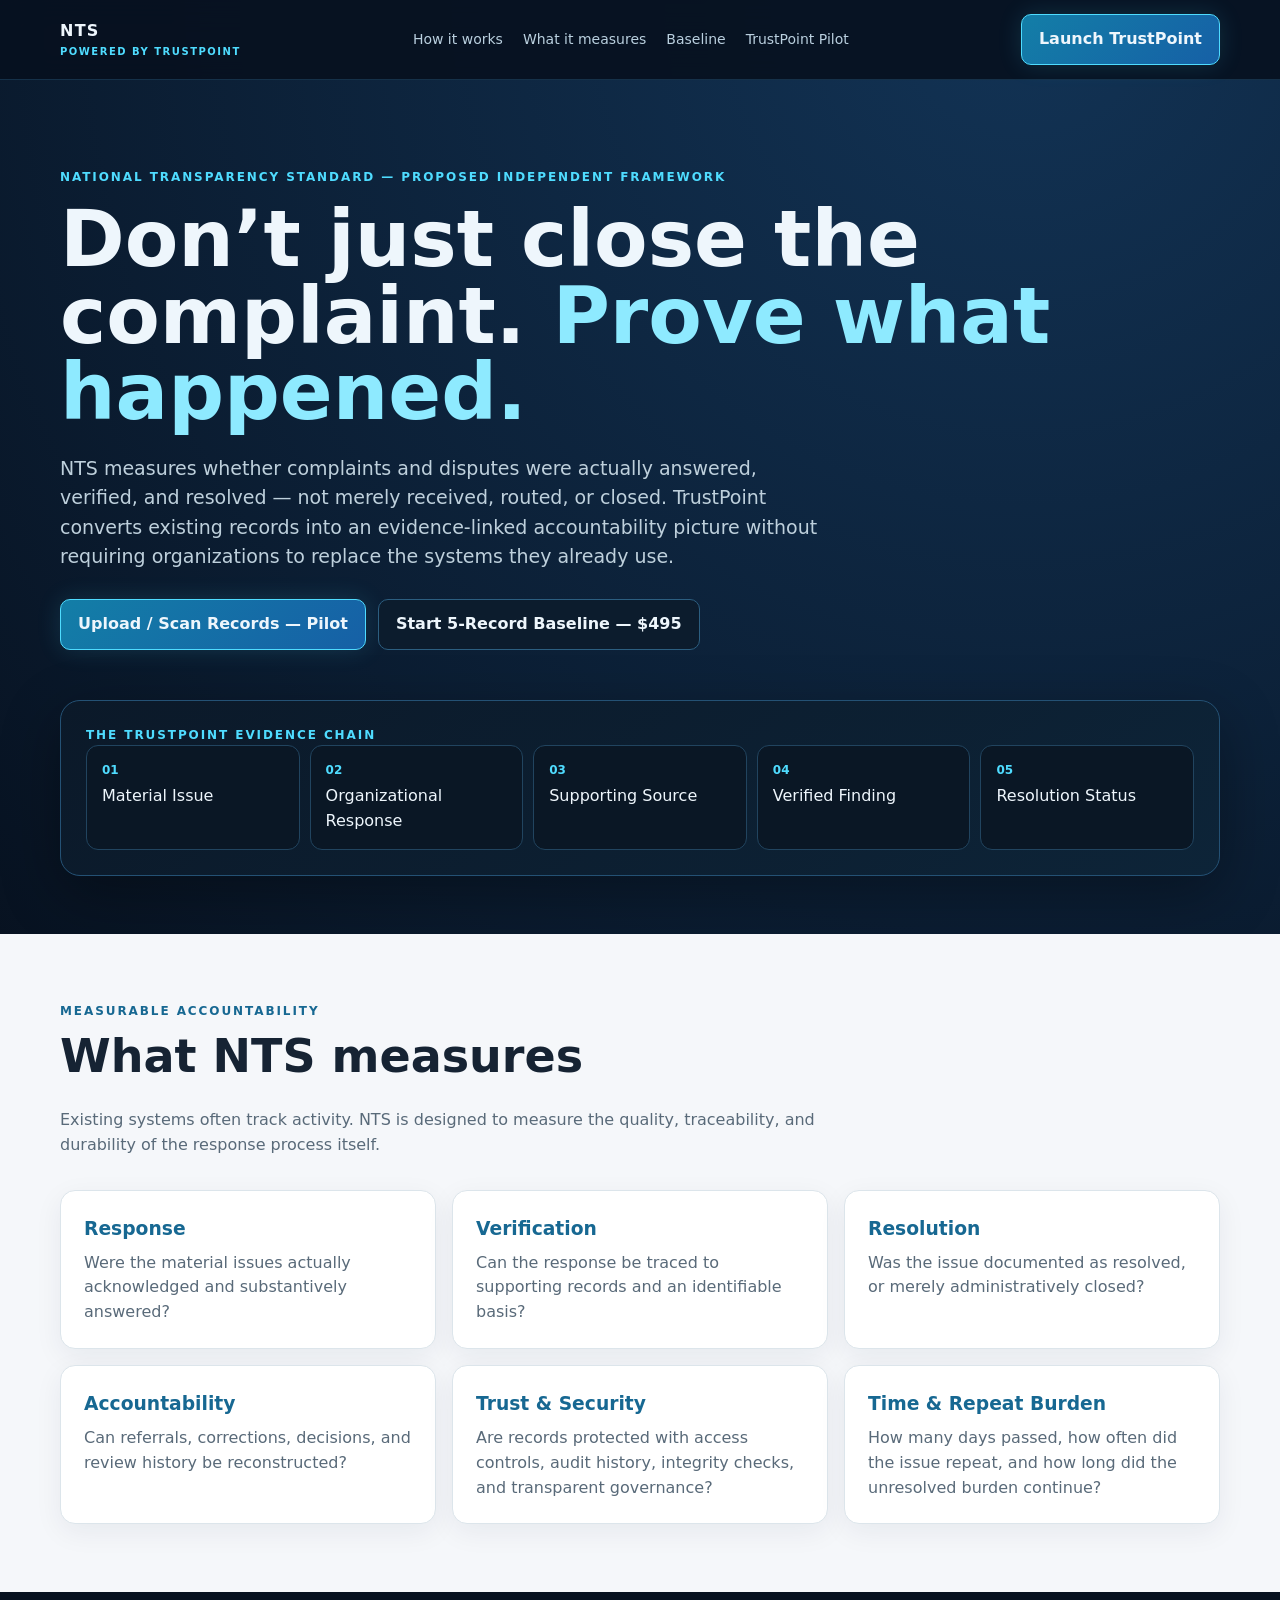
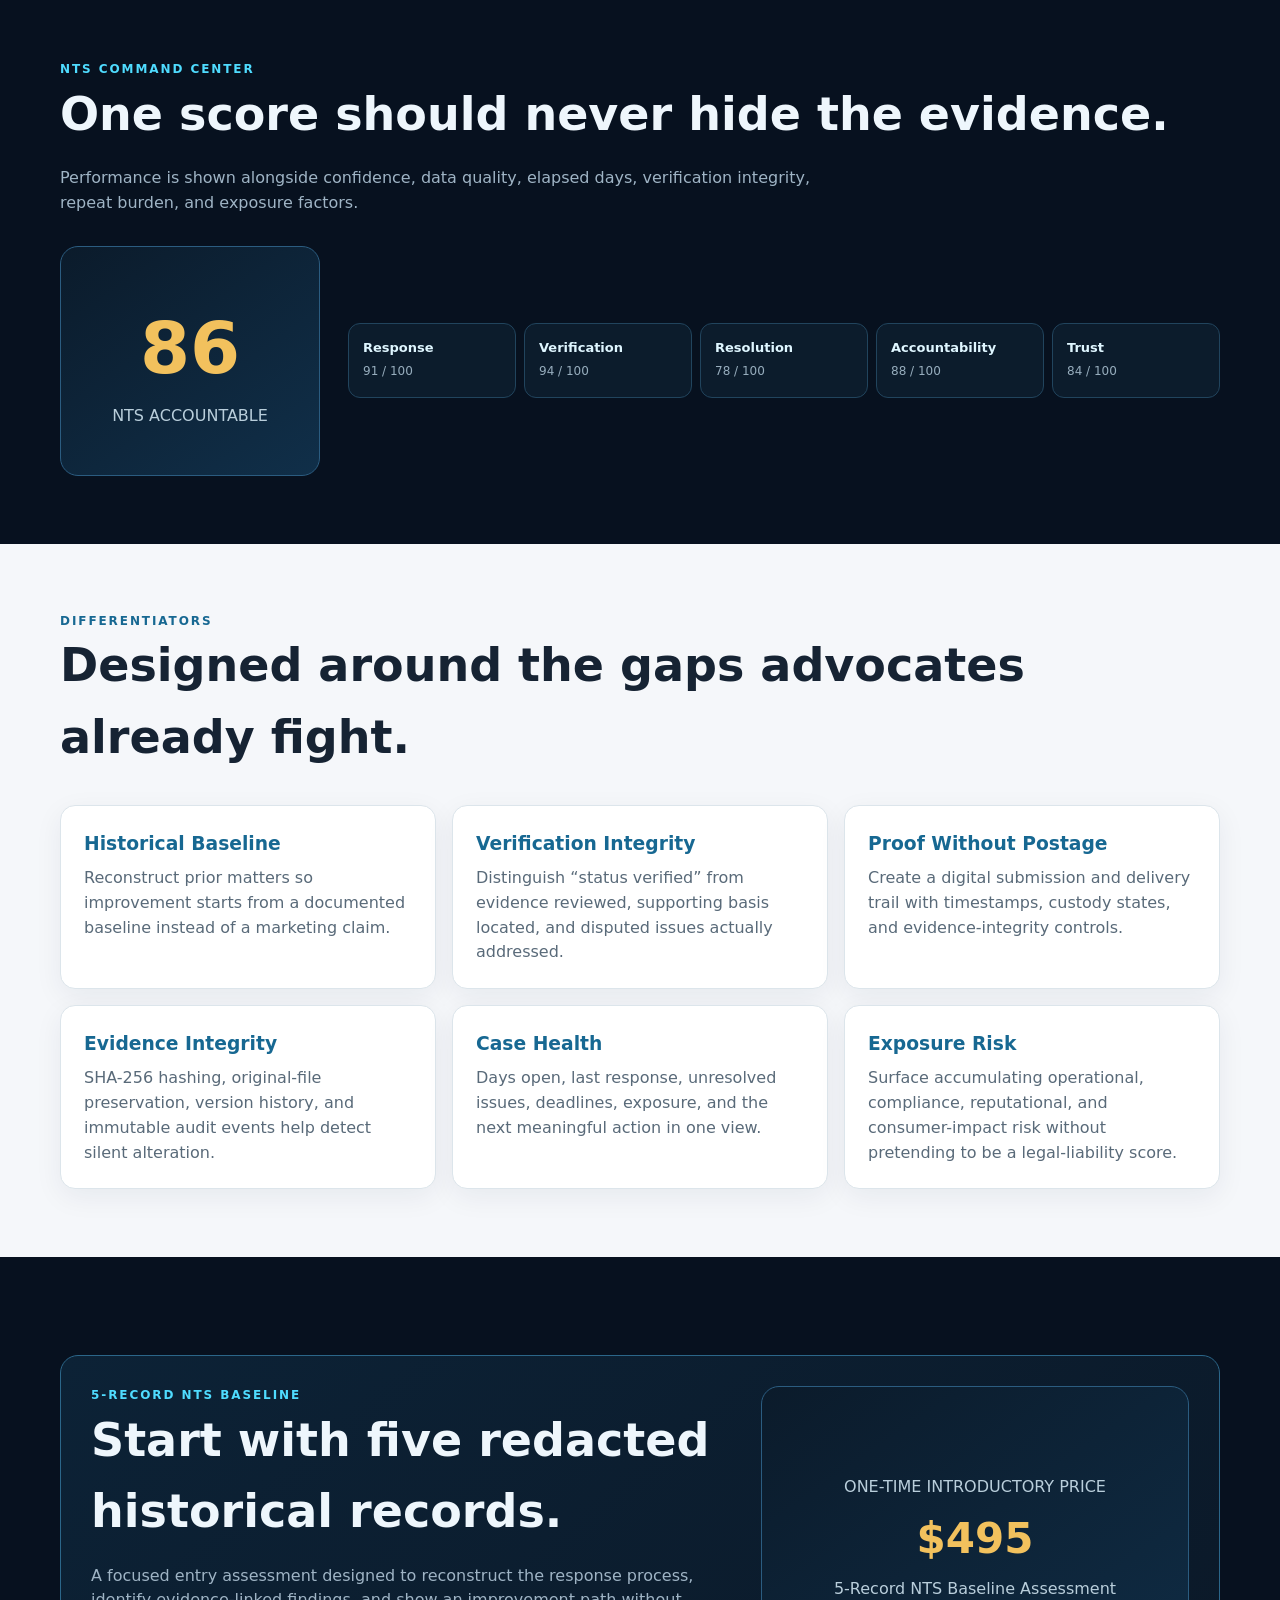
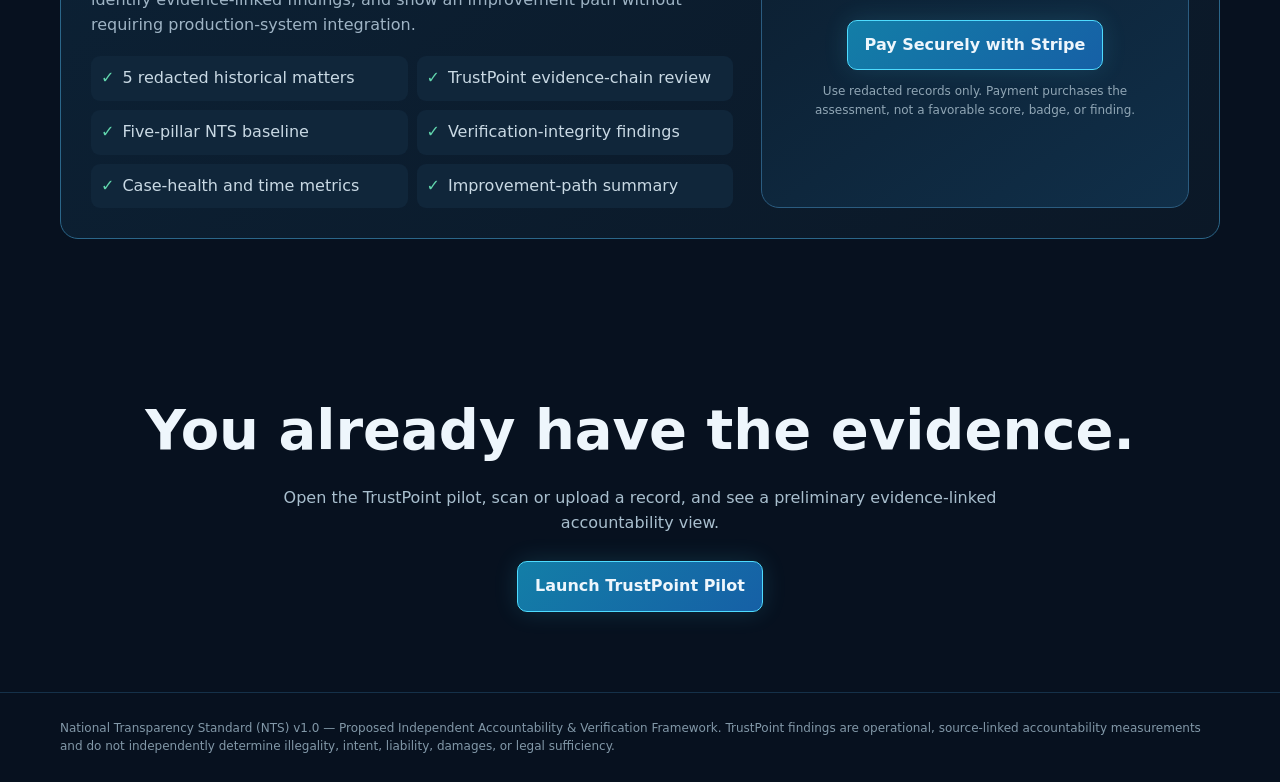
<file: index.html>
<!doctype html>
<html lang="en">
<head>
<!-- Google tag (gtag.js) -->
<script async src="https://www.googletagmanager.com/gtag/js?id=G-NB4N81S619"></script>
<script>
  window.dataLayer = window.dataLayer || [];
  function gtag(){dataLayer.push(arguments);}
  gtag('js', new Date());
  gtag('config', 'G-NB4N81S619');
</script>
<meta charset="utf-8">
<meta name="viewport" content="width=device-width,initial-scale=1">
<title>National Transparency Standard | Powered by TrustPoint</title>
<meta name="description" content="NTS measures whether complaints and disputes were actually answered, verified, and resolved — not merely received, routed, or closed.">
<style>
:root{--bg:#07111f;--panel:#0d1c2d;--line:#1f3c56;--text:#eef6fc;--muted:#9fb4c5;--cyan:#4fdcff;--gold:#f2c15d;--green:#62d7ae;--cream:#f5f7fa;--ink:#162333}*{box-sizing:border-box}html{scroll-behavior:smooth}body{margin:0;font-family:Inter,ui-sans-serif,system-ui,-apple-system,Segoe UI,Roboto,Arial;background:radial-gradient(circle at 80% 0,#123355 0,transparent 35%),var(--bg);color:var(--text);line-height:1.55}a{color:inherit;text-decoration:none}.wrap{width:min(1160px,92%);margin:auto}nav{position:sticky;top:0;z-index:20;backdrop-filter:blur(15px);background:#07111fe8;border-bottom:1px solid #153149}nav .wrap{display:flex;align-items:center;justify-content:space-between;padding:14px 0}.brand{font-weight:800;letter-spacing:.08em}.brand small{display:block;color:var(--cyan);font-size:10px;letter-spacing:.15em}.navlinks{display:flex;gap:20px;color:#bad0df;font-size:14px}.btn{display:inline-block;border-radius:10px;padding:12px 17px;font-weight:750;border:1px solid #2c5e80}.btn.primary{background:linear-gradient(135deg,#137ea7,#1660a6);border-color:#4fdcff;box-shadow:0 0 25px #4fdcff24}.btn.ghost{background:#0c1c2d}.hero{padding:88px 0 58px}.eyebrow{color:var(--cyan);font-weight:800;letter-spacing:.16em;font-size:12px}.hero h1{font-size:clamp(42px,7vw,78px);line-height:.98;margin:15px 0 23px;max-width:1000px}.hero h1 span{color:#8eeaff}.hero p{max-width:760px;color:#bed0dc;font-size:19px}.actions{display:flex;gap:12px;flex-wrap:wrap;margin-top:28px}.proof{margin-top:50px;border:1px solid #245174;background:linear-gradient(145deg,#0b1929,#0d2438);border-radius:20px;padding:25px;box-shadow:0 18px 60px #0005}.proofgrid{display:grid;grid-template-columns:repeat(5,1fr);gap:10px}.step{border:1px solid #21445f;border-radius:12px;padding:15px;background:#0a1725}.step b{display:block;color:var(--cyan);font-size:12px;margin-bottom:5px}.section{padding:68px 0}.section.light{background:var(--cream);color:var(--ink)}.section h2{font-size:clamp(30px,4vw,46px);margin:0 0 10px}.lead{color:#9fb4c5;max-width:760px}.light .lead{color:#596a79}.cards{display:grid;grid-template-columns:repeat(3,1fr);gap:16px;margin-top:32px}.card{padding:23px;border-radius:15px;background:#0c1b2c;border:1px solid #1d3c55}.light .card{background:white;border-color:#dce5eb;box-shadow:0 8px 28px #14263810}.card h3{margin:0 0 8px;color:#87e6ff}.light .card h3{color:#176892}.card p{color:#aebfca;margin:0}.light .card p{color:#596a79}.scorebox{display:grid;grid-template-columns:260px 1fr;gap:28px;align-items:center;margin-top:30px}.score{min-height:230px;border-radius:18px;border:1px solid #2b5c80;background:linear-gradient(145deg,#0b1b2b,#102f49);display:flex;flex-direction:column;justify-content:center;align-items:center;padding:24px;text-align:center}.score strong{font-size:72px;color:var(--gold)}.score span{color:#b9cedb}.pillars{display:grid;grid-template-columns:repeat(5,1fr);gap:8px}.pillar{background:#0c1c2c;border:1px solid #21445d;border-radius:12px;padding:14px}.pillar b{display:block;color:#dff6ff;font-size:13px}.pillar span{font-size:12px;color:#97adbd}.pilot{border:1px solid #2b6689;background:linear-gradient(140deg,#0c2236,#0b1827);padding:30px;border-radius:18px;margin-top:30px}.pilotgrid{display:grid;grid-template-columns:1.2fr .8fr;gap:28px}.check{display:grid;grid-template-columns:repeat(2,1fr);gap:9px;margin-top:18px}.check div{background:#10263a;border-radius:9px;padding:10px;color:#c9d9e4}.check div:before{content:'✓';color:var(--green);font-weight:800;margin-right:8px}.price{font-size:42px;font-weight:900;color:var(--gold);margin:6px 0}.fine{font-size:12px;color:#90a6b5;margin-top:12px}.founders{background:#0a1724;border-top:1px solid #18344b;border-bottom:1px solid #18344b}.founderbox{display:grid;grid-template-columns:1fr 1fr;gap:30px;align-items:center}.badgeRow{display:flex;gap:12px;flex-wrap:wrap}.badge{width:120px;height:140px;clip-path:polygon(50% 0,92% 18%,92% 75%,50% 100%,8% 75%,8% 18%);display:flex;align-items:center;justify-content:center;text-align:center;font-weight:900;padding:18px}.verified{background:linear-gradient(145deg,#77e5bf,#0d7557);color:#041811}.accountable{background:linear-gradient(145deg,#6fdfff,#1551a1)}.excellence{background:linear-gradient(145deg,#ffe69a,#a66c00);color:#2f1c00}.cta{padding:80px 0;text-align:center}.cta h2{font-size:clamp(34px,5vw,56px);margin:0 0 12px}.cta p{color:#a9bfce;max-width:730px;margin:0 auto 25px}footer{border-top:1px solid #153149;padding:26px 0;color:#8298a8;font-size:12px}@media(max-width:850px){.cards{grid-template-columns:1fr}.proofgrid{grid-template-columns:1fr 1fr}.scorebox,.pilotgrid,.founderbox{grid-template-columns:1fr}.pillars{grid-template-columns:1fr 1fr}.navlinks{display:none}}@media(max-width:520px){.proofgrid,.pillars,.check{grid-template-columns:1fr}.hero{padding-top:58px}}
</style>
</head>
<body>
<nav><div class="wrap"><div class="brand">NTS <small>POWERED BY TRUSTPOINT</small></div><div class="navlinks"><a href="#how">How it works</a><a href="#measure">What it measures</a><a href="#pilot">Baseline</a><a href="trustpoint.html">TrustPoint Pilot</a></div><a class="btn primary" href="trustpoint.html">Launch TrustPoint</a></div></nav>
<header class="hero"><div class="wrap"><div class="eyebrow">NATIONAL TRANSPARENCY STANDARD — PROPOSED INDEPENDENT FRAMEWORK</div><h1>Don’t just close the complaint. <span>Prove what happened.</span></h1><p>NTS measures whether complaints and disputes were actually answered, verified, and resolved — not merely received, routed, or closed. TrustPoint converts existing records into an evidence-linked accountability picture without requiring organizations to replace the systems they already use.</p><div class="actions"><a class="btn primary" href="trustpoint.html">Upload / Scan Records — Pilot</a><a class="btn ghost" href="https://buy.stripe.com/5kQdR93NOeTkaM0gps9oc00" target="_blank" rel="noopener">Start 5-Record Baseline — $495</a></div><div class="proof" id="how"><div class="eyebrow">THE TRUSTPOINT EVIDENCE CHAIN</div><div class="proofgrid"><div class="step"><b>01</b>Material Issue</div><div class="step"><b>02</b>Organizational Response</div><div class="step"><b>03</b>Supporting Source</div><div class="step"><b>04</b>Verified Finding</div><div class="step"><b>05</b>Resolution Status</div></div></div></div></header>
<section class="section light" id="measure"><div class="wrap"><div class="eyebrow" style="color:#176892">MEASURABLE ACCOUNTABILITY</div><h2>What NTS measures</h2><p class="lead">Existing systems often track activity. NTS is designed to measure the quality, traceability, and durability of the response process itself.</p><div class="cards"><div class="card"><h3>Response</h3><p>Were the material issues actually acknowledged and substantively answered?</p></div><div class="card"><h3>Verification</h3><p>Can the response be traced to supporting records and an identifiable basis?</p></div><div class="card"><h3>Resolution</h3><p>Was the issue documented as resolved, or merely administratively closed?</p></div><div class="card"><h3>Accountability</h3><p>Can referrals, corrections, decisions, and review history be reconstructed?</p></div><div class="card"><h3>Trust & Security</h3><p>Are records protected with access controls, audit history, integrity checks, and transparent governance?</p></div><div class="card"><h3>Time & Repeat Burden</h3><p>How many days passed, how often did the issue repeat, and how long did the unresolved burden continue?</p></div></div></div></section>
<section class="section"><div class="wrap"><div class="eyebrow">NTS COMMAND CENTER</div><h2>One score should never hide the evidence.</h2><p class="lead">Performance is shown alongside confidence, data quality, elapsed days, verification integrity, repeat burden, and exposure factors.</p><div class="scorebox"><div class="score"><strong>86</strong><span>NTS ACCOUNTABLE</span></div><div class="pillars"><div class="pillar"><b>Response</b><span>91 / 100</span></div><div class="pillar"><b>Verification</b><span>94 / 100</span></div><div class="pillar"><b>Resolution</b><span>78 / 100</span></div><div class="pillar"><b>Accountability</b><span>88 / 100</span></div><div class="pillar"><b>Trust</b><span>84 / 100</span></div></div></div></div></section>
<section class="section light"><div class="wrap"><div class="eyebrow" style="color:#176892">DIFFERENTIATORS</div><h2>Designed around the gaps advocates already fight.</h2><div class="cards"><div class="card"><h3>Historical Baseline</h3><p>Reconstruct prior matters so improvement starts from a documented baseline instead of a marketing claim.</p></div><div class="card"><h3>Verification Integrity</h3><p>Distinguish “status verified” from evidence reviewed, supporting basis located, and disputed issues actually addressed.</p></div><div class="card"><h3>Proof Without Postage</h3><p>Create a digital submission and delivery trail with timestamps, custody states, and evidence-integrity controls.</p></div><div class="card"><h3>Evidence Integrity</h3><p>SHA-256 hashing, original-file preservation, version history, and immutable audit events help detect silent alteration.</p></div><div class="card"><h3>Case Health</h3><p>Days open, last response, unresolved issues, deadlines, exposure, and the next meaningful action in one view.</p></div><div class="card"><h3>Exposure Risk</h3><p>Surface accumulating operational, compliance, reputational, and consumer-impact risk without pretending to be a legal-liability score.</p></div></div></div></section>
<section class="section" id="pilot"><div class="wrap"><div class="pilot"><div class="pilotgrid"><div><div class="eyebrow">5-RECORD NTS BASELINE</div><h2>Start with five redacted historical records.</h2><p class="lead">A focused entry assessment designed to reconstruct the response process, identify evidence-linked findings, and show an improvement path without requiring production-system integration.</p><div class="check"><div>5 redacted historical matters</div><div>TrustPoint evidence-chain review</div><div>Five-pillar NTS baseline</div><div>Verification-integrity findings</div><div>Case-health and time metrics</div><div>Improvement-path summary</div></div></div><div class="score"><span>ONE-TIME INTRODUCTORY PRICE</span><div class="price">$495</div><span>5-Record NTS Baseline Assessment</span><div style="height:18px"></div><a class="btn primary" href="https://buy.stripe.com/5kQdR93NOeTkaM0gps9oc00" target="_blank" rel="noopener">Pay Securely with Stripe</a><div class="fine">Use redacted records only. Payment purchases the assessment, not a favorable score, badge, or finding.</div></div></div></div></div></section>
<section class="cta"><div class="wrap"><h2>You already have the evidence.</h2><p>Open the TrustPoint pilot, scan or upload a record, and see a preliminary evidence-linked accountability view.</p><a class="btn primary" href="trustpoint.html">Launch TrustPoint Pilot</a></div></section>
<footer><div class="wrap">National Transparency Standard (NTS) v1.0 — Proposed Independent Accountability & Verification Framework. TrustPoint findings are operational, source-linked accountability measurements and do not independently determine illegality, intent, liability, damages, or legal sufficiency.</div></footer>
</body>
</html>
</file>
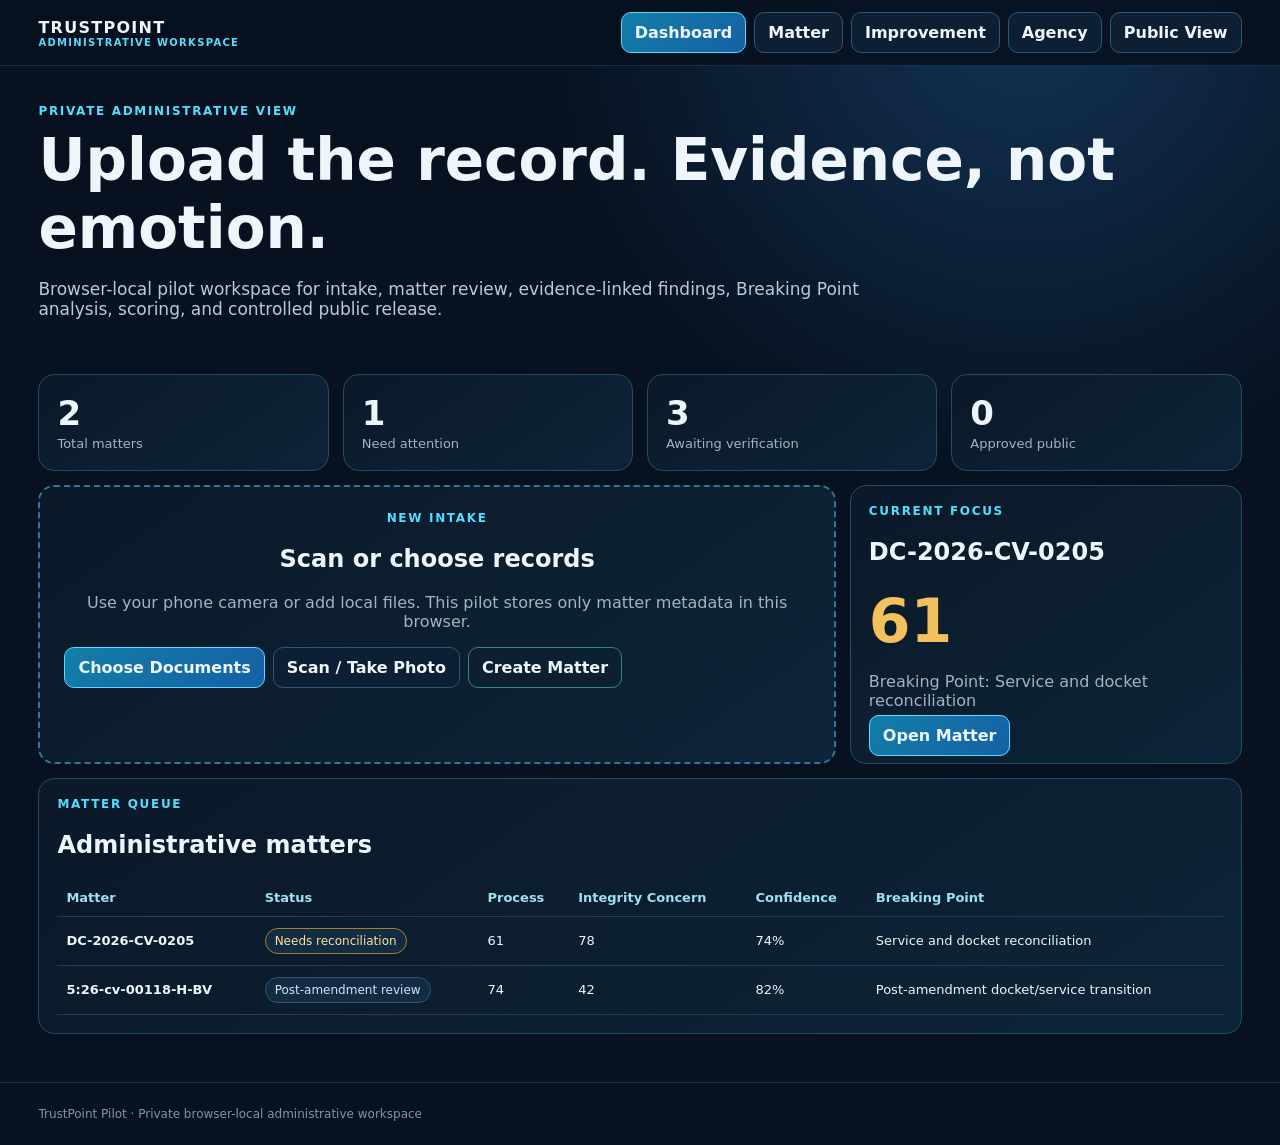
<file: admin-v2.html>
<!doctype html><html><head><meta charset='utf-8'><meta name='viewport' content='width=device-width,initial-scale=1'><title>TrustPoint Administrative Dashboard</title><link rel='stylesheet' href='trustpoint-v2.css'></head><body><div class='top'><div class='wrap'><div class='brand'>TRUSTPOINT <small>ADMINISTRATIVE WORKSPACE</small></div><div class='nav'><a class='active' href='admin-v2.html'>Dashboard</a><a href='matter-v2.html'>Matter</a><a href='improvement-v2.html'>Improvement</a><a href='agency-v2.html'>Agency</a><a href='public-v2.html'>Public View</a></div></div></div><header class='hero'><div class='wrap'><div class='eyebrow'>PRIVATE ADMINISTRATIVE VIEW</div><h1>Upload the record. Evidence, not emotion.</h1><p>Browser-local pilot workspace for intake, matter review, evidence-linked findings, Breaking Point analysis, scoring, and controlled public release.</p></div></header><section class='section'><div class='wrap'><div class='grid'><div class='card span3 metric'><strong id='matterCount'>0</strong><span>Total matters</span></div><div class='card span3 metric'><strong id='attentionCount'>0</strong><span>Need attention</span></div><div class='card span3 metric'><strong id='verifyCount'>0</strong><span>Awaiting verification</span></div><div class='card span3 metric'><strong id='publicCount'>0</strong><span>Approved public</span></div><div class='card upload span8'><div class='eyebrow'>NEW INTAKE</div><h2>Scan or choose records</h2><p class='muted'>Use your phone camera or add local files. This pilot stores only matter metadata in this browser.</p><div class='actions'><label class='btn primary' for='files'>Choose Documents</label><label class='btn' for='camera'>Scan / Take Photo</label><button class='btn good' id='createMatter' disabled>Create Matter</button></div><input id='files' type='file' multiple><input id='camera' type='file' accept='image/*' capture='environment'><div class='files' id='fileList'></div></div><div class='card span4'><div class='eyebrow'>CURRENT FOCUS</div><h2 id='focusTitle'>—</h2><div class='score' id='focusScore'>—</div><p class='muted' id='focusBreaking'></p><a class='btn primary' href='matter-v2.html'>Open Matter</a></div><div class='card span12'><div class='eyebrow'>MATTER QUEUE</div><h2>Administrative matters</h2><table class='table'><thead><tr><th>Matter</th><th>Status</th><th>Process</th><th>Integrity Concern</th><th>Confidence</th><th>Breaking Point</th></tr></thead><tbody id='rows'></tbody></table></div></div></div></section><div class='footer'><div class='wrap'>TrustPoint Pilot · Private browser-local administrative workspace</div></div><script src='trustpoint-v2.js'></script><script>const s=TP.state;const current=TP.matter();matterCount.textContent=s.matters.length;attentionCount.textContent=s.matters.filter(m=>m.integrity>=60).length;verifyCount.textContent=s.matters.reduce((n,m)=>n+m.findings.filter(f=>f.status==='pending').length,0);publicCount.textContent=s.matters.filter(m=>m.public).length;focusTitle.textContent=current.title;focusScore.textContent=current.process;focusBreaking.textContent='Breaking Point: '+current.breaking;rows.innerHTML=s.matters.map(m=>`<tr class='rowlink' style='cursor:pointer' onclick="TP.select('${m.id}');location='matter-v2.html'"><td><b>${TP.esc(m.title)}</b></td><td><span class='pill ${m.integrity>=60?'warn':''}'>${TP.esc(m.status)}</span></td><td>${m.process}</td><td>${m.integrity}</td><td>${m.confidence}%</td><td>${TP.esc(m.breaking)}</td></tr>`).join('');async function add(fs){await TP.addFiles([...fs]);renderFiles();createMatter.disabled=false}files.onchange=e=>add(e.target.files);camera.onchange=e=>add(e.target.files);function renderFiles(){fileList.innerHTML=TP.state.uploads.slice(-8).map(f=>`<div class='file'><span><b>${TP.esc(f.name)}</b><br><small class='muted'>${TP.esc(f.type)} · ${Math.round(f.size/1024)} KB</small></span><span class='pill good'>${f.status}</span></div>`).join('')}createMatter.onclick=()=>{TP.createMatterFromUploads();location='matter-v2.html'};renderFiles();</script></body></html>
</file>
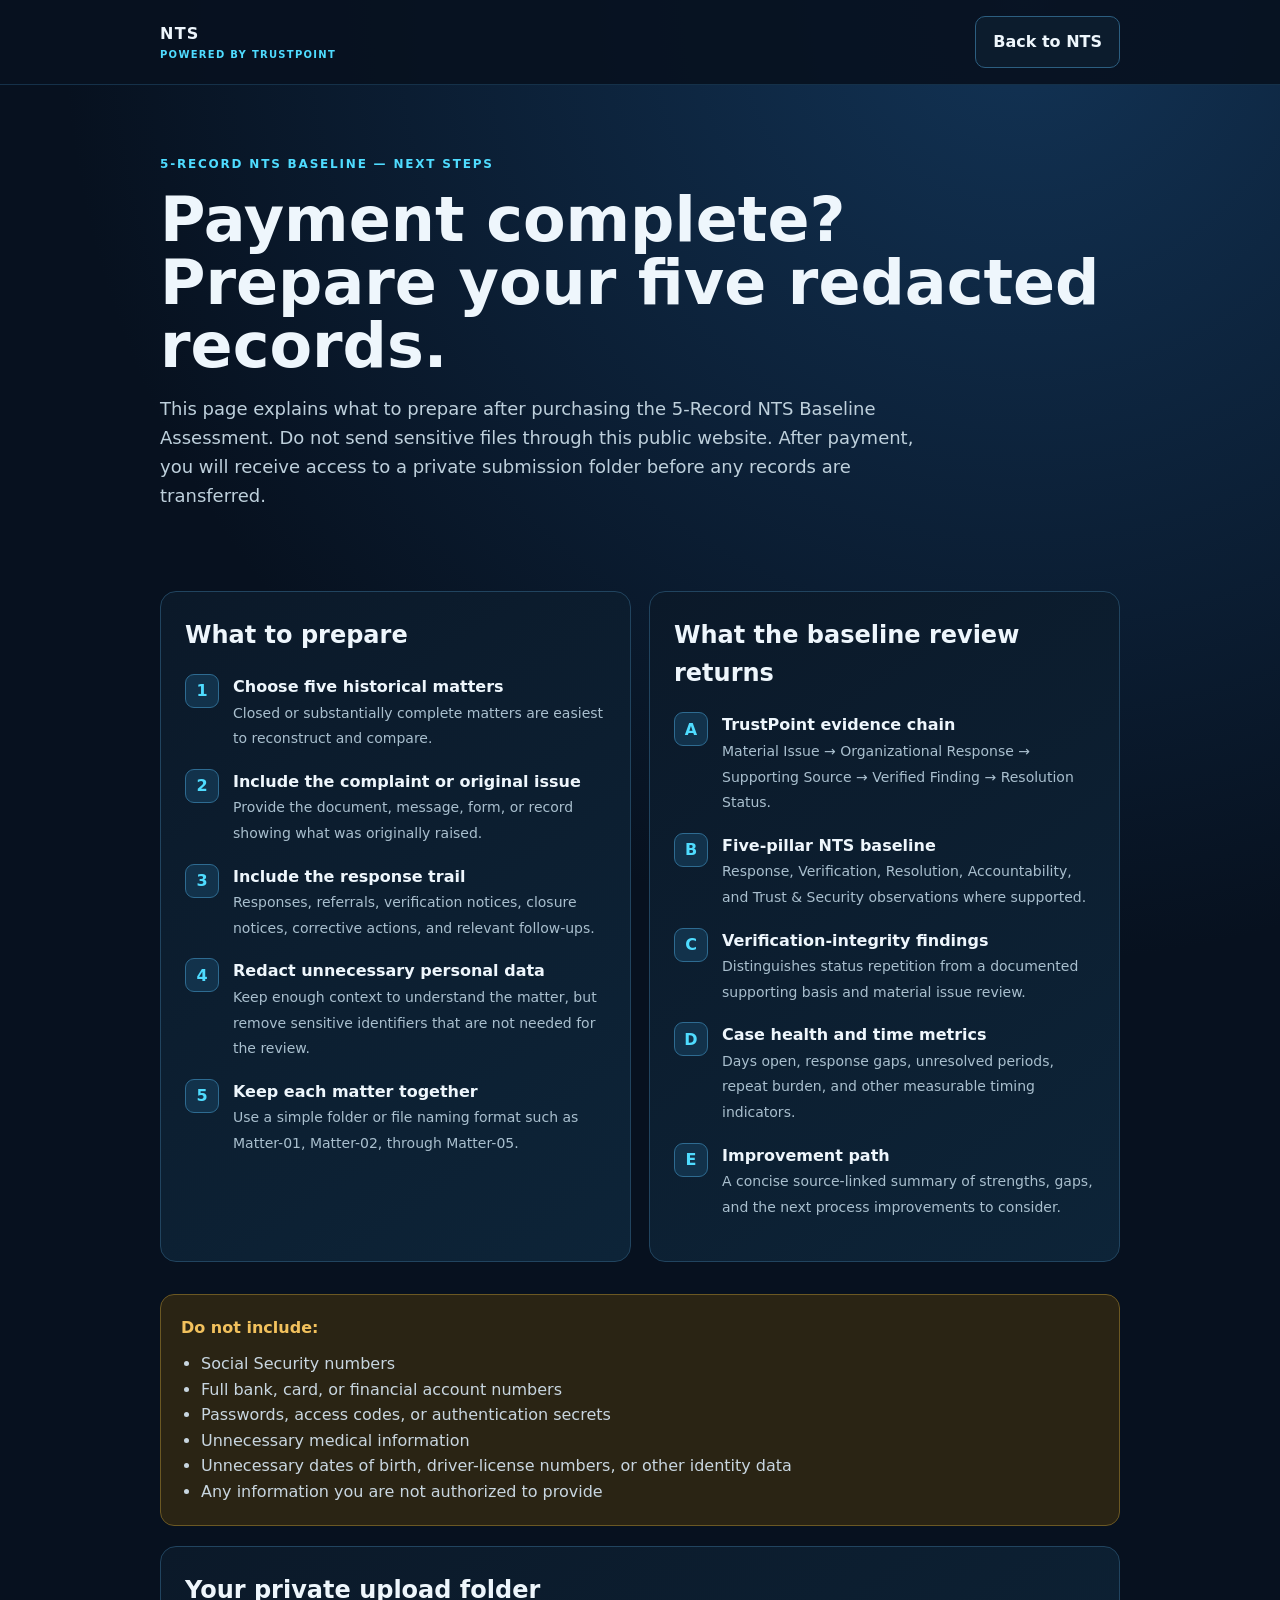
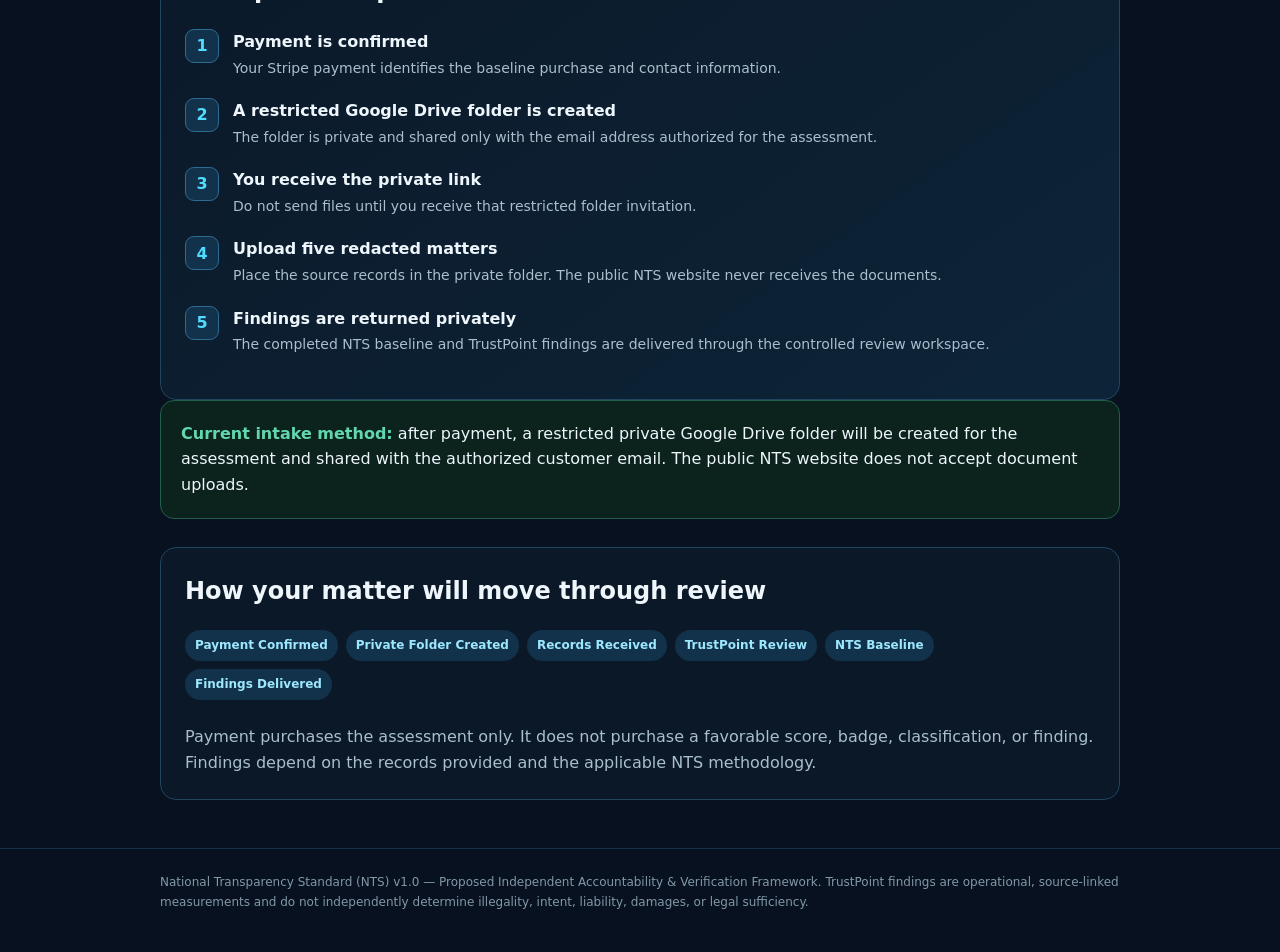
<file: intake.html>
<!doctype html>
<html lang="en">
<head>
<!-- Google tag (gtag.js) -->
<script async src="https://www.googletagmanager.com/gtag/js?id=G-NB4N81S619"></script>
<script>
  window.dataLayer = window.dataLayer || [];
  function gtag(){dataLayer.push(arguments);}
  gtag('js', new Date());
  gtag('config', 'G-NB4N81S619');
</script>
<meta charset="utf-8">
<meta name="viewport" content="width=device-width,initial-scale=1">
<title>NTS Baseline Intake | TrustPoint</title>
<meta name="description" content="Next steps after purchasing the 5-Record NTS Baseline Assessment.">
<style>
:root{--bg:#07111f;--panel:#0d1c2d;--line:#21445f;--text:#eef6fc;--muted:#a9bfce;--cyan:#4fdcff;--gold:#f2c15d;--green:#62d7ae}*{box-sizing:border-box}body{margin:0;font-family:Inter,ui-sans-serif,system-ui,-apple-system,Segoe UI,Roboto,Arial;background:radial-gradient(circle at 80% 0,#123355 0,transparent 35%),var(--bg);color:var(--text);line-height:1.6}.wrap{width:min(960px,92%);margin:auto}a{color:inherit;text-decoration:none}.top{border-bottom:1px solid #153149;background:#07111fe8}.top .wrap{display:flex;justify-content:space-between;align-items:center;padding:16px 0}.brand{font-weight:900;letter-spacing:.08em}.brand small{display:block;color:var(--cyan);font-size:10px}.btn{display:inline-block;border-radius:10px;padding:12px 17px;font-weight:800;border:1px solid #2c5e80;background:#0c1c2d}.hero{padding:70px 0 30px}.eyebrow{color:var(--cyan);font-weight:800;letter-spacing:.15em;font-size:12px}.hero h1{font-size:clamp(38px,6vw,62px);line-height:1.02;margin:14px 0}.hero p{font-size:18px;color:#bed0dc;max-width:760px}.grid{display:grid;grid-template-columns:1fr 1fr;gap:18px;margin:32px 0}.card{background:linear-gradient(145deg,#0b1929,#0d2438);border:1px solid var(--line);border-radius:16px;padding:24px}.card h2{margin-top:0;font-size:24px}.step{display:flex;gap:14px;margin:18px 0}.num{min-width:34px;height:34px;border-radius:9px;background:#12324b;border:1px solid #2e6b91;display:flex;align-items:center;justify-content:center;color:var(--cyan);font-weight:900}.step b{display:block}.step span{color:var(--muted);font-size:14px}.warn{background:#2a2414;border:1px solid #6b5823;border-radius:14px;padding:20px;margin:20px 0}.warn strong{color:var(--gold)}.safe{background:#0c221d;border:1px solid #235d4c;border-radius:14px;padding:20px}.safe strong{color:var(--green)}.list{margin:10px 0 0;padding-left:20px;color:#c8d6e0}.status{margin:28px 0;padding:24px;border:1px solid #21445f;border-radius:16px;background:#0b1827}.status h2{margin-top:0}.pill{display:inline-block;padding:6px 10px;border-radius:999px;background:#12324b;color:#9de8ff;font-size:12px;font-weight:800;margin-right:8px;margin-bottom:8px}.foot{border-top:1px solid #153149;margin-top:48px;padding:24px 0 40px;color:#8298a8;font-size:12px}@media(max-width:760px){.grid{grid-template-columns:1fr}}
</style>
</head>
<body>
<div class="top"><div class="wrap"><div class="brand">NTS <small>POWERED BY TRUSTPOINT</small></div><a class="btn" href="index.html">Back to NTS</a></div></div>
<main class="wrap">
<section class="hero"><div class="eyebrow">5-RECORD NTS BASELINE — NEXT STEPS</div><h1>Payment complete? Prepare your five redacted records.</h1><p>This page explains what to prepare after purchasing the 5-Record NTS Baseline Assessment. Do not send sensitive files through this public website. After payment, you will receive access to a private submission folder before any records are transferred.</p></section>
<div class="grid">
<section class="card"><h2>What to prepare</h2><div class="step"><div class="num">1</div><div><b>Choose five historical matters</b><span>Closed or substantially complete matters are easiest to reconstruct and compare.</span></div></div><div class="step"><div class="num">2</div><div><b>Include the complaint or original issue</b><span>Provide the document, message, form, or record showing what was originally raised.</span></div></div><div class="step"><div class="num">3</div><div><b>Include the response trail</b><span>Responses, referrals, verification notices, closure notices, corrective actions, and relevant follow-ups.</span></div></div><div class="step"><div class="num">4</div><div><b>Redact unnecessary personal data</b><span>Keep enough context to understand the matter, but remove sensitive identifiers that are not needed for the review.</span></div></div><div class="step"><div class="num">5</div><div><b>Keep each matter together</b><span>Use a simple folder or file naming format such as Matter-01, Matter-02, through Matter-05.</span></div></div></section>
<section class="card"><h2>What the baseline review returns</h2><div class="step"><div class="num">A</div><div><b>TrustPoint evidence chain</b><span>Material Issue → Organizational Response → Supporting Source → Verified Finding → Resolution Status.</span></div></div><div class="step"><div class="num">B</div><div><b>Five-pillar NTS baseline</b><span>Response, Verification, Resolution, Accountability, and Trust & Security observations where supported.</span></div></div><div class="step"><div class="num">C</div><div><b>Verification-integrity findings</b><span>Distinguishes status repetition from a documented supporting basis and material issue review.</span></div></div><div class="step"><div class="num">D</div><div><b>Case health and time metrics</b><span>Days open, response gaps, unresolved periods, repeat burden, and other measurable timing indicators.</span></div></div><div class="step"><div class="num">E</div><div><b>Improvement path</b><span>A concise source-linked summary of strengths, gaps, and the next process improvements to consider.</span></div></div></section>
</div>
<div class="warn"><strong>Do not include:</strong><ul class="list"><li>Social Security numbers</li><li>Full bank, card, or financial account numbers</li><li>Passwords, access codes, or authentication secrets</li><li>Unnecessary medical information</li><li>Unnecessary dates of birth, driver-license numbers, or other identity data</li><li>Any information you are not authorized to provide</li></ul></div>
<section class="card"><h2>Your private upload folder</h2><div class="step"><div class="num">1</div><div><b>Payment is confirmed</b><span>Your Stripe payment identifies the baseline purchase and contact information.</span></div></div><div class="step"><div class="num">2</div><div><b>A restricted Google Drive folder is created</b><span>The folder is private and shared only with the email address authorized for the assessment.</span></div></div><div class="step"><div class="num">3</div><div><b>You receive the private link</b><span>Do not send files until you receive that restricted folder invitation.</span></div></div><div class="step"><div class="num">4</div><div><b>Upload five redacted matters</b><span>Place the source records in the private folder. The public NTS website never receives the documents.</span></div></div><div class="step"><div class="num">5</div><div><b>Findings are returned privately</b><span>The completed NTS baseline and TrustPoint findings are delivered through the controlled review workspace.</span></div></div></section>
<div class="safe"><strong>Current intake method:</strong> after payment, a restricted private Google Drive folder will be created for the assessment and shared with the authorized customer email. The public NTS website does not accept document uploads.</div>
<section class="status"><h2>How your matter will move through review</h2><span class="pill">Payment Confirmed</span><span class="pill">Private Folder Created</span><span class="pill">Records Received</span><span class="pill">TrustPoint Review</span><span class="pill">NTS Baseline</span><span class="pill">Findings Delivered</span><p style="color:#a9bfce;margin-bottom:0">Payment purchases the assessment only. It does not purchase a favorable score, badge, classification, or finding. Findings depend on the records provided and the applicable NTS methodology.</p></section>
</main>
<footer class="foot"><div class="wrap">National Transparency Standard (NTS) v1.0 — Proposed Independent Accountability & Verification Framework. TrustPoint findings are operational, source-linked measurements and do not independently determine illegality, intent, liability, damages, or legal sufficiency.</div></footer>
</body>
</html>
</file>
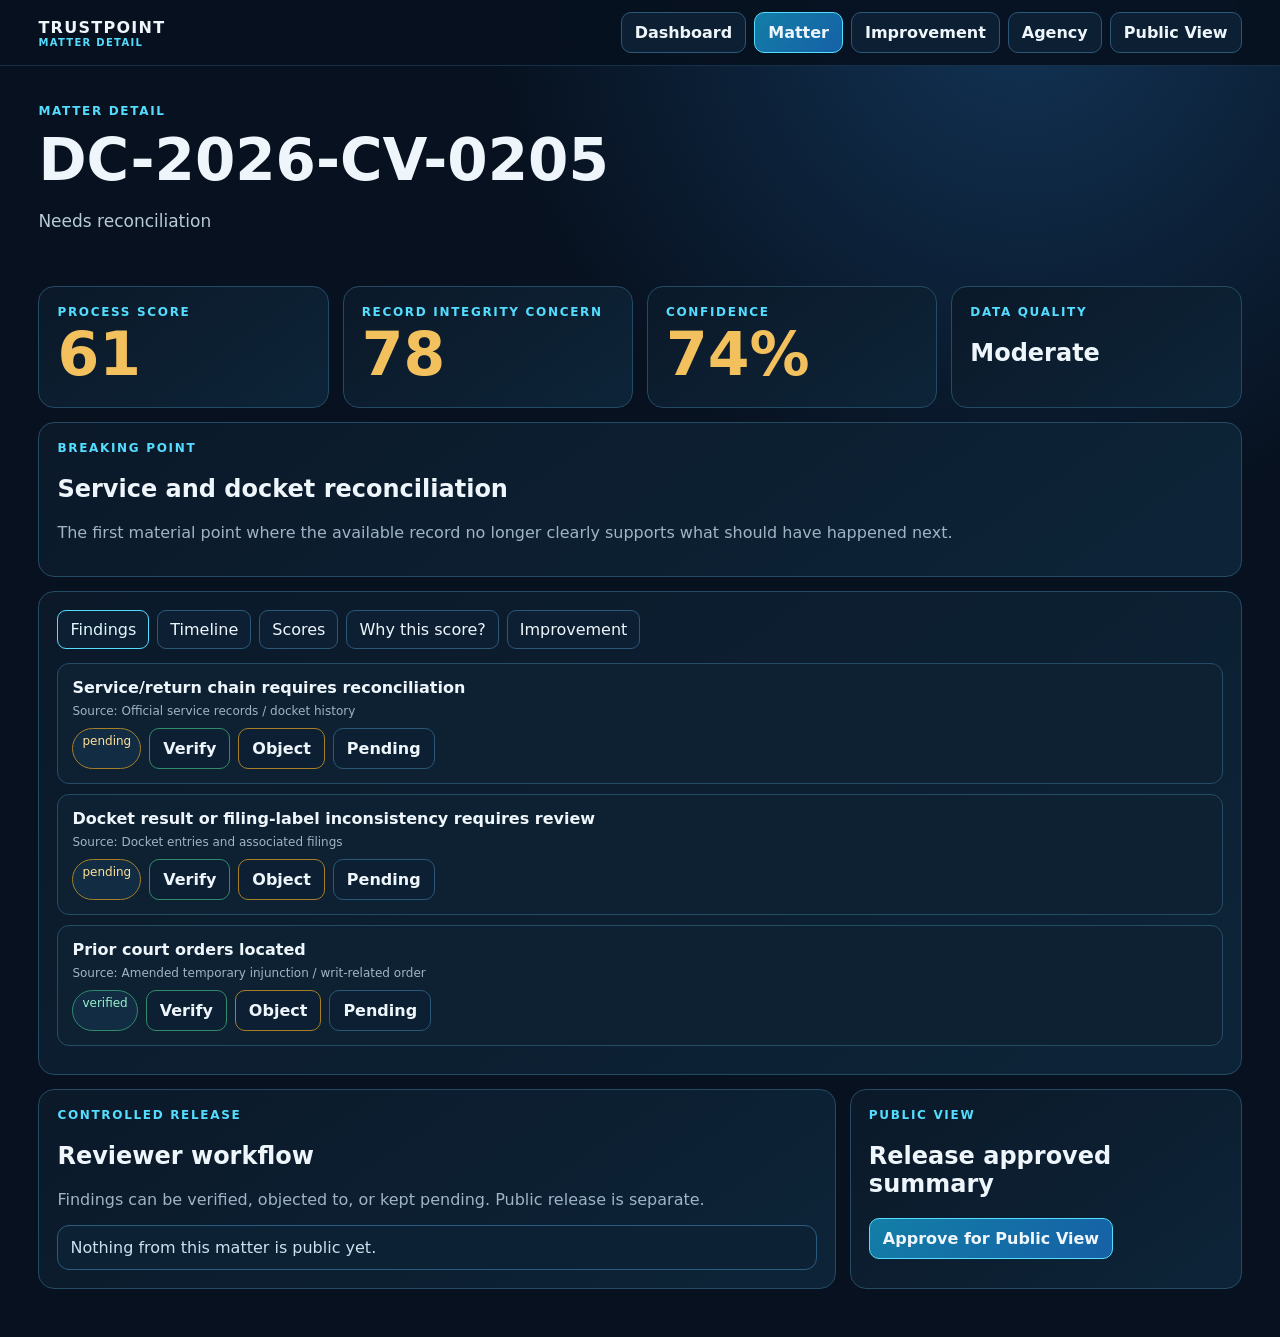
<file: matter-v2.html>
<!doctype html><html><head><meta charset='utf-8'><meta name='viewport' content='width=device-width,initial-scale=1'><title>TrustPoint Matter Detail</title><link rel='stylesheet' href='trustpoint-v2.css'></head><body><div class='top'><div class='wrap'><div class='brand'>TRUSTPOINT <small>MATTER DETAIL</small></div><div class='nav'><a href='admin-v2.html'>Dashboard</a><a class='active' href='matter-v2.html'>Matter</a><a href='improvement-v2.html'>Improvement</a><a href='agency-v2.html'>Agency</a><a href='public-v2.html'>Public View</a></div></div></div><header class='hero'><div class='wrap'><div class='eyebrow'>MATTER DETAIL</div><h1 id='title'>—</h1><p id='sub' class='muted'></p></div></header><section class='section'><div class='wrap'><div class='grid'><div class='card span3'><div class='eyebrow'>PROCESS SCORE</div><div class='score' id='process'>—</div></div><div class='card span3'><div class='eyebrow'>RECORD INTEGRITY CONCERN</div><div class='score' id='integrity'>—</div></div><div class='card span3'><div class='eyebrow'>CONFIDENCE</div><div class='score' id='confidence'>—</div></div><div class='card span3'><div class='eyebrow'>DATA QUALITY</div><h2 id='quality'>—</h2></div><div class='card span12'><div class='eyebrow'>BREAKING POINT</div><h2 id='breaking'>—</h2><p class='muted'>The first material point where the available record no longer clearly supports what should have happened next.</p></div><div class='card span12'><div class='tabs'><button class='active' data-p='findings'>Findings</button><button data-p='timeline'>Timeline</button><button data-p='scores'>Scores</button><button data-p='why'>Why this score?</button><button data-p='improve'>Improvement</button></div><div class='panel active' id='findings'></div><div class='panel' id='timeline'></div><div class='panel' id='scores'><div class='bars' id='bars'></div></div><div class='panel' id='why'><div class='why' id='whyList'></div></div><div class='panel' id='improve'></div></div><div class='card span8'><div class='eyebrow'>CONTROLLED RELEASE</div><h2>Reviewer workflow</h2><p class='muted'>Findings can be verified, objected to, or kept pending. Public release is separate.</p><div class='note' id='releaseNote'></div></div><div class='card span4'><div class='eyebrow'>PUBLIC VIEW</div><h2>Release approved summary</h2><button class='btn primary' id='approve'>Approve for Public View</button></div></div></div></section><script src='trustpoint-v2.js'></script><script>const m=TP.matter();title.textContent=m.title;sub.textContent=m.status;process.textContent=m.process;integrity.textContent=m.integrity;confidence.textContent=m.confidence+'%';quality.textContent=m.dataQuality;breaking.textContent=m.breaking;function renderFindings(){findings.innerHTML=m.findings.map(f=>`<div class='finding'><h4>${TP.esc(f.title)}</h4><div class='source'>Source: ${TP.esc(f.source)}</div><div class='actions'><span class='pill ${f.status==='verified'?'good':f.status==='objected'?'bad':'warn'}'>${f.status}</span><button class='btn good' onclick="TP.setFinding('${m.id}','${f.id}','verified');location.reload()">Verify</button><button class='btn warn' onclick="TP.setFinding('${m.id}','${f.id}','objected');location.reload()">Object</button><button class='btn' onclick="TP.setFinding('${m.id}','${f.id}','pending');location.reload()">Pending</button></div></div>`).join('')}renderFindings();timeline.innerHTML=`<div class='timeline'>${m.timeline.map(e=>`<div class='event'><time>${TP.esc(e[0])}</time><div>${TP.esc(e[1])}</div></div>`).join('')}</div>`;TP.bars(bars,m.pillars);whyList.innerHTML=m.findings.map(f=>`<div class='item'><span>${TP.esc(f.title)}</span><b>${f.effect>0?'+':''}${f.effect}</b></div>`).join('')+`<div class='item'><span>Current Record Integrity Concern</span><b>${m.integrity}</b></div>`;improve.innerHTML=m.improvements.map((x,i)=>`<div class='fact'><b>${i+1} · RECOMMENDED ACTION</b>${TP.esc(x)}</div>`).join('');releaseNote.textContent=m.public?'This matter has an approved public summary. Raw records and private notes remain excluded.':'Nothing from this matter is public yet.';approve.textContent=m.public?'Approved for Public View':'Approve for Public View';approve.onclick=()=>{TP.approve(m.id);location.reload()};document.querySelectorAll('.tabs button').forEach(b=>b.onclick=()=>{document.querySelectorAll('.tabs button').forEach(x=>x.classList.remove('active'));document.querySelectorAll('.panel').forEach(x=>x.classList.remove('active'));b.classList.add('active');document.getElementById(b.dataset.p).classList.add('active')});</script></body></html>
</file>
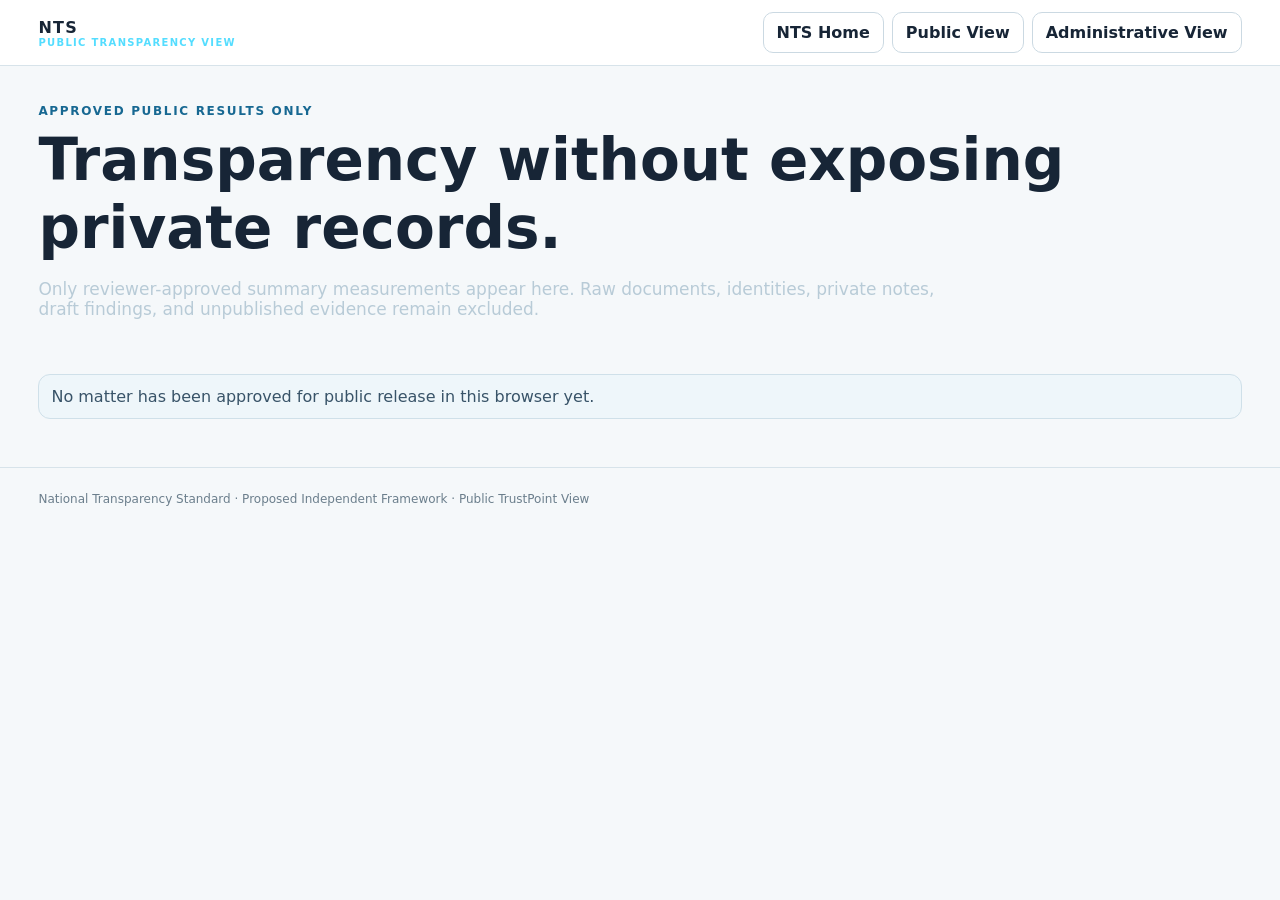
<file: public-v2.html>
<!doctype html><html><head><meta charset='utf-8'><meta name='viewport' content='width=device-width,initial-scale=1'><title>TrustPoint Public View</title><link rel='stylesheet' href='trustpoint-v2.css'></head><body class='public'><div class='top'><div class='wrap'><div class='brand'>NTS <small>PUBLIC TRANSPARENCY VIEW</small></div><div class='nav'><a href='index.html'>NTS Home</a><a class='active' href='public-v2.html'>Public View</a><a href='admin-v2.html'>Administrative View</a></div></div></div><header class='hero'><div class='wrap'><div class='eyebrow'>APPROVED PUBLIC RESULTS ONLY</div><h1>Transparency without exposing private records.</h1><p>Only reviewer-approved summary measurements appear here. Raw documents, identities, private notes, draft findings, and unpublished evidence remain excluded.</p></div></header><section class='section'><div class='wrap'><div id='empty' class='note' style='display:none'>No matter has been approved for public release in this browser yet.</div><div id='content' class='grid'><div class='card span4'><div class='eyebrow'>PUBLIC NTS PROCESS SCORE</div><div class='score' id='process'>—</div><div class='pill good' id='status'>Approved summary</div></div><div class='card span8'><div class='eyebrow'>APPROVED SUMMARY</div><h2 id='title'>—</h2><p class='muted' id='breaking'></p><div class='fact'><b>PUBLIC SAFEGUARD</b>These measurements describe record-supported process conditions and do not independently determine intent, misconduct, illegality, liability, damages, or legal sufficiency.</div></div><div class='card span12'><div class='eyebrow'>PILLAR PERFORMANCE</div><div class='bars' id='bars'></div></div><div class='card span6'><div class='eyebrow'>PUBLISHED FINDINGS</div><div id='findings'></div></div><div class='card span6'><div class='eyebrow'>IMPROVEMENT PATH</div><div id='improvements'></div></div></div></div></section><div class='footer'><div class='wrap'>National Transparency Standard · Proposed Independent Framework · Public TrustPoint View</div></div><script src='trustpoint-v2.js'></script><script>const id=TP.state.publicMatter;const m=TP.state.matters.find(x=>x.id===id&&x.public);if(!m){empty.style.display='block';content.style.display='none'}else{title.textContent=m.title;process.textContent=m.process;status.textContent='Approved public summary';breaking.textContent='Breaking Point: '+m.breaking;TP.bars(bars,m.pillars,true);const pubFind=m.findings.filter(f=>f.status==='verified');findings.innerHTML=(pubFind.length?pubFind:[{title:'No verified findings approved for display yet.',source:''}]).map(f=>`<div class='fact'><b>${TP.esc(f.title)}</b>${f.source?`Source category: ${TP.esc(f.source)}`:''}</div>`).join('');improvements.innerHTML=m.improvements.map((x,i)=>`<div class='fact'><b>${i+1} · IMPROVEMENT</b>${TP.esc(x)}</div>`).join('')}</script></body></html>
</file>
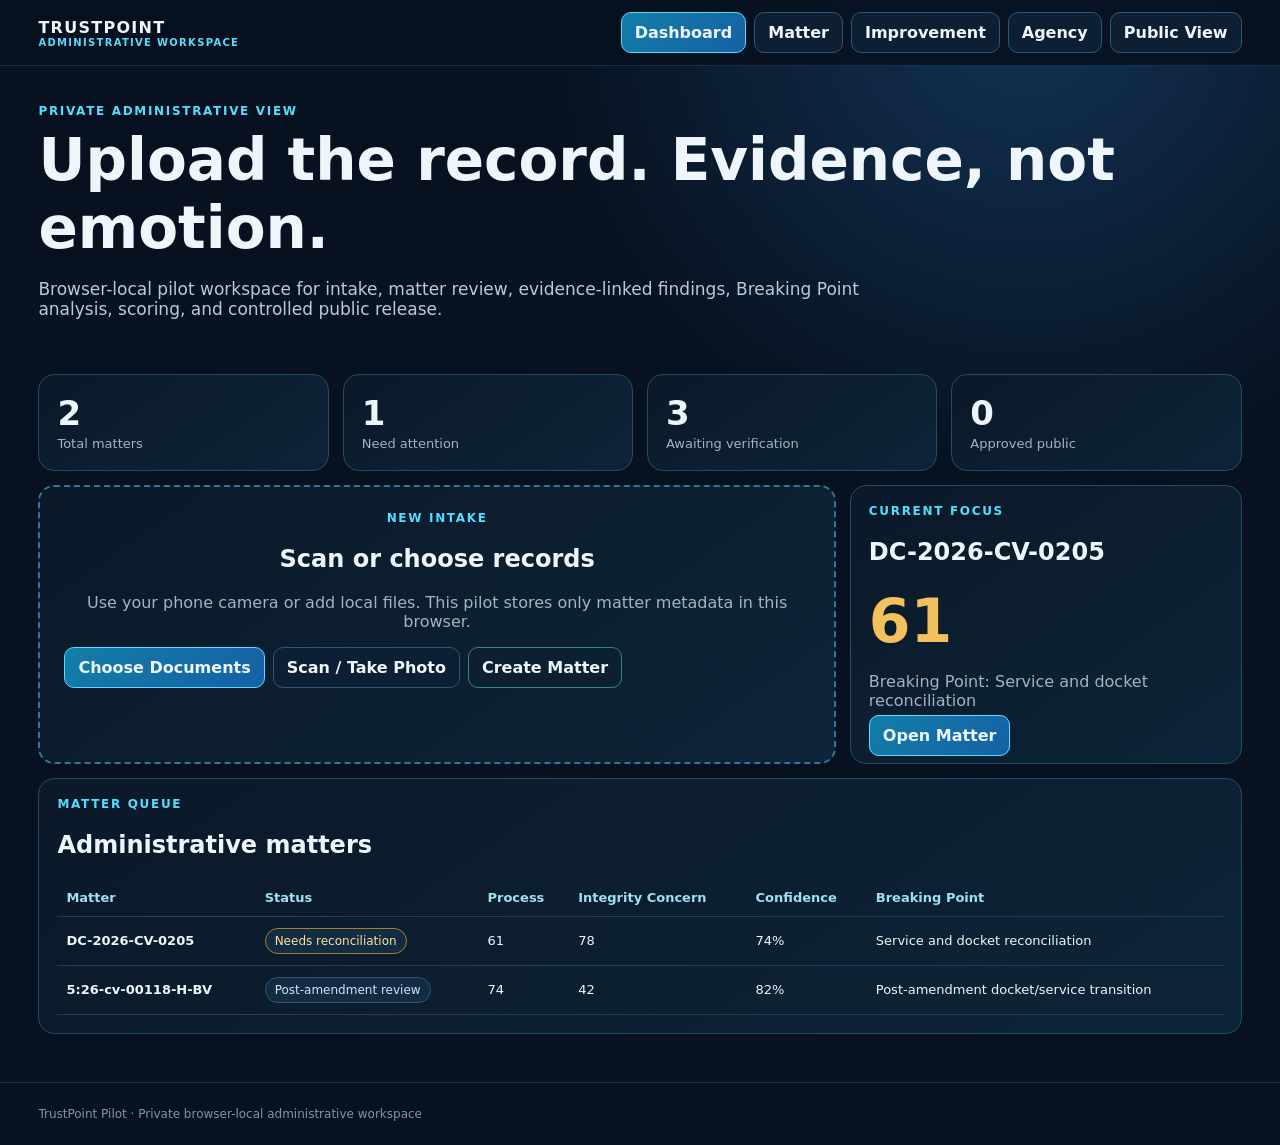
<file: trustpoint-v2.html>
<!doctype html><html><head><meta charset='utf-8'><meta name='viewport' content='width=device-width,initial-scale=1'><title>TrustPoint v2</title><meta http-equiv='refresh' content='0;url=admin-v2.html'><script>location.replace('admin-v2.html')</script></head><body><p>Opening TrustPoint Administrative Dashboard… <a href='admin-v2.html'>Continue</a></p></body></html>
</file>
<file: trustpoint-v2.css>
:root{--bg:#07111f;--panel:#0b1b2b;--panel2:#10263a;--line:#244b64;--text:#eef6fc;--muted:#9fb4c5;--cyan:#54ddff;--green:#66d6ad;--gold:#f2c15d;--red:#ff9b9b;--ink:#172536;--light:#f5f8fa}*{box-sizing:border-box}body{margin:0;font-family:Inter,ui-sans-serif,system-ui,-apple-system,Segoe UI,Roboto,Arial;background:radial-gradient(circle at 80% 0,#123355 0,transparent 32%),var(--bg);color:var(--text)}a{color:inherit;text-decoration:none}button,input,select{font:inherit}.wrap{width:min(1220px,94%);margin:auto}.top{position:sticky;top:0;z-index:20;background:#07111fe8;backdrop-filter:blur(14px);border-bottom:1px solid #153149}.top .wrap{display:flex;justify-content:space-between;align-items:center;gap:16px;padding:12px 0}.brand{font-weight:900;letter-spacing:.08em}.brand small{display:block;color:var(--cyan);font-size:10px;letter-spacing:.13em}.nav{display:flex;gap:8px;flex-wrap:wrap}.nav a,.btn{border:1px solid #2b5877;background:#0d2033;color:var(--text);border-radius:10px;padding:10px 13px;font-weight:750;cursor:pointer}.nav a.active,.btn.primary{border-color:var(--cyan);background:linear-gradient(135deg,#137ea7,#1660a6)}.btn.good{border-color:#318b6a}.btn.warn{border-color:#a67f27}.hero{padding:38px 0 20px}.eyebrow{color:var(--cyan);font-size:12px;font-weight:900;letter-spacing:.14em}.hero h1{font-size:clamp(34px,5vw,58px);margin:8px 0 10px}.hero p{color:#b8cbd7;max-width:900px;font-size:17px}.grid{display:grid;grid-template-columns:repeat(12,1fr);gap:14px}.span3{grid-column:span 3}.span4{grid-column:span 4}.span5{grid-column:span 5}.span6{grid-column:span 6}.span7{grid-column:span 7}.span8{grid-column:span 8}.span9{grid-column:span 9}.span12{grid-column:span 12}.card{background:linear-gradient(145deg,#0b1929,#0d2438);border:1px solid var(--line);border-radius:16px;padding:18px}.section{padding:18px 0 48px}.metric strong{display:block;font-size:34px}.metric span{color:var(--muted);font-size:13px}.pill{display:inline-block;padding:5px 9px;border-radius:999px;background:#122d43;border:1px solid #2b5877;color:#cfe4f2;font-size:12px}.pill.good{border-color:#318b6a;color:#99f0cf}.pill.warn{border-color:#a67f27;color:#ffe09b}.pill.bad{border-color:#9e4b4b;color:#ffb4b4}.muted{color:var(--muted)}.table{width:100%;border-collapse:collapse}.table th,.table td{padding:11px 9px;border-bottom:1px solid #203e54;text-align:left;font-size:13px}.table th{color:#9edff5}.rowlink:hover{background:#0f2638}.score{font-size:60px;font-weight:900;color:var(--gold)}.bars{display:grid;gap:9px}.barrow{display:grid;grid-template-columns:130px 1fr 46px;gap:10px;align-items:center;font-size:13px}.bar{height:9px;background:#13283a;border-radius:20px;overflow:hidden}.fill{height:100%;background:linear-gradient(90deg,#29a6d6,#68dbff)}.fact{padding:11px;border-radius:10px;background:#0e2133;border-left:3px solid #2d7fa5;margin:8px 0}.fact b{display:block;font-size:12px;color:#88dfff}.upload{border:2px dashed #397395;text-align:center;padding:24px}.upload input{display:none}.upload label{display:inline-block}.files{display:grid;gap:8px;margin-top:14px}.file{display:flex;justify-content:space-between;gap:12px;padding:10px;border:1px solid #23465f;border-radius:10px;background:#0d2132}.tabs{display:flex;gap:8px;flex-wrap:wrap;margin-bottom:14px}.tabs button{border:1px solid #2b5877;background:#0d2033;color:var(--text);border-radius:9px;padding:9px 12px;cursor:pointer}.tabs button.active{border-color:var(--cyan);color:#dff9ff}.panel{display:none}.panel.active{display:block}.timeline{display:grid;gap:10px}.event{display:grid;grid-template-columns:110px 1fr;gap:12px;padding:10px 0;border-bottom:1px solid #203e54}.event time{color:#8edfff;font-size:12px}.finding{border:1px solid #264c65;border-radius:12px;padding:14px;margin:10px 0;background:#0d2132}.finding h4{margin:0 0 7px}.finding .source{font-size:12px;color:#9fb4c5}.actions{display:flex;gap:8px;flex-wrap:wrap;margin-top:10px}.why{display:grid;gap:8px}.why .item{display:flex;justify-content:space-between;gap:10px;padding:10px;border-radius:9px;background:#0e2133}.public{background:var(--light);color:var(--ink);min-height:100vh}.public .top{background:#fffffff2;border-bottom-color:#d7e3ea}.public .brand{color:var(--ink)}.public .nav a{background:white;color:var(--ink);border-color:#cbd9e2}.public .card{background:white;color:var(--ink);border-color:#d7e3ea;box-shadow:0 8px 25px #1426380c}.public .muted{color:#607282}.public .eyebrow{color:#176892}.public .fact{background:#f7fafc;border-left-color:#1f7ba6}.public .bar{background:#e5edf2}.public .table th,.public .table td{border-bottom-color:#dbe5eb}.public .table th{color:#176892}.note{border:1px solid #2b5c80;background:#0c2134;border-radius:12px;padding:12px;color:#cce0ed}.public .note{background:#eef6fa;color:#385368;border-color:#cfe0e9}.kicker{font-size:12px;color:#8edfff}.progress{height:8px;border-radius:10px;background:#173247;overflow:hidden}.progress>div{height:100%;background:#5ed4ff;width:0}.footer{padding:24px 0;border-top:1px solid #173149;color:#7f96a6;font-size:12px}.public .footer{border-top-color:#d7e3ea;color:#6b7e8c}@media(max-width:900px){.span3,.span4,.span5,.span6,.span7,.span8,.span9{grid-column:span 12}.top .wrap{align-items:flex-start;flex-direction:column}.event{grid-template-columns:1fr}.barrow{grid-template-columns:100px 1fr 40px}}
</file>
